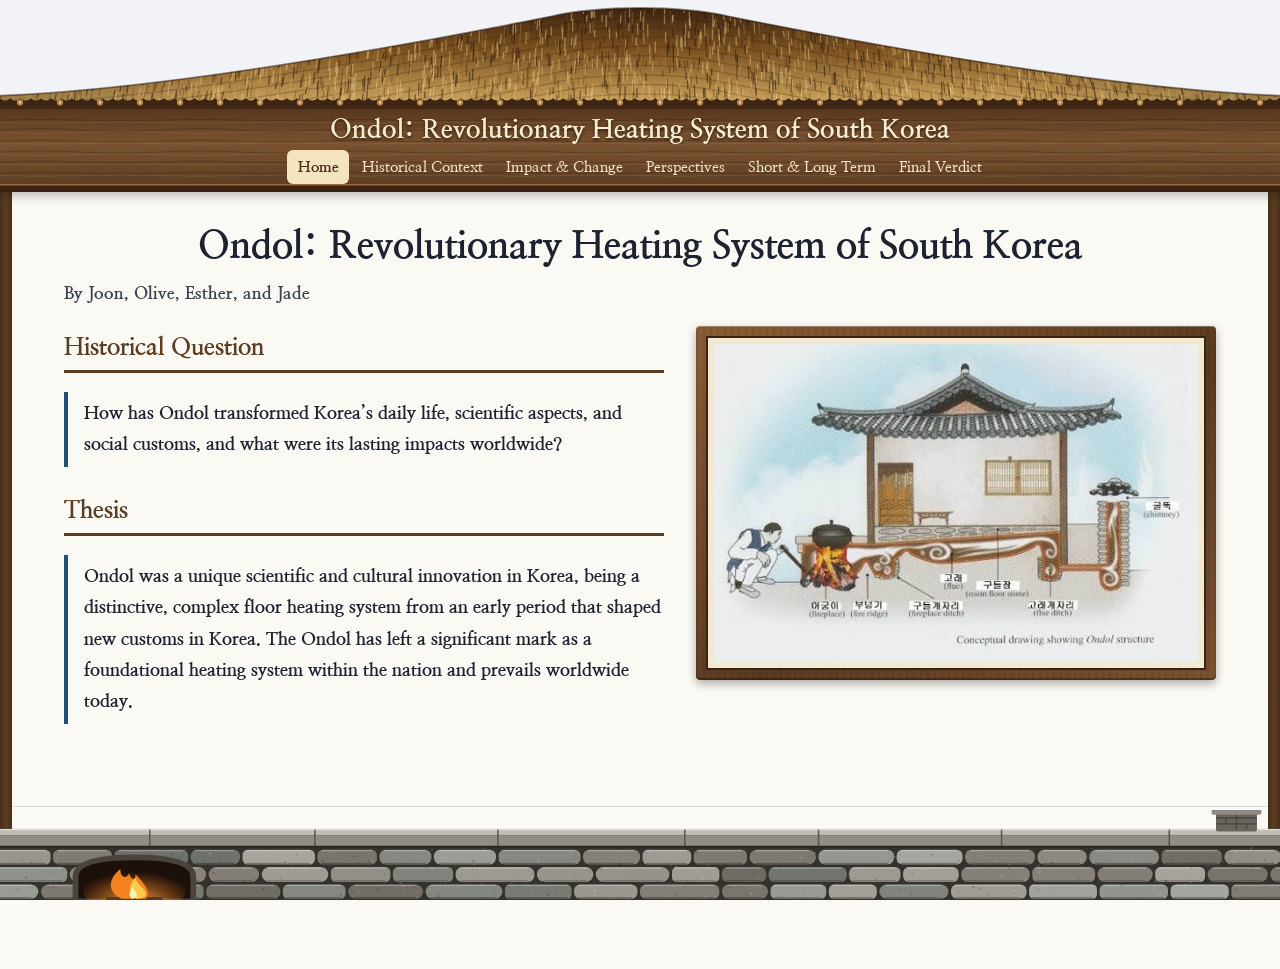
<file: index.html>
<!DOCTYPE html>
<html lang="en">
<head>
  <meta charset="UTF-8">
  <meta name="color-scheme" content="only light">
  <meta name="theme-color" content="#fbf9f3">
  <meta name="viewport" content="width=device-width, initial-scale=1.0">
  <title>Home | Ondol: Revolutionary Heating System of South Korea</title>
  <link rel="preconnect" href="https://fonts.googleapis.com">
  <link rel="preconnect" href="https://fonts.gstatic.com" crossorigin>
  <link href="https://fonts.googleapis.com/css2?family=Nanum+Myeongjo:wght@400;700;800&display=swap" rel="stylesheet">
  <link rel="stylesheet" href="style.css?v=9">
</head>
<body>
  <header class="site-header">
    <a class="site-title" href="index.html">Ondol: Revolutionary Heating System of South Korea</a>
    <button class="menu-btn" aria-label="Menu" aria-expanded="false">Menu</button>
    <nav id="nav">
      <a href="index.html" aria-current="page">Home</a>
      <a href="context.html">Historical Context</a>
      <a href="impact.html">Impact &amp; Change</a>
      <a href="perspectives.html">Perspectives</a>
      <a href="effects.html">Short &amp; Long Term</a>
      <a href="verdict.html">Final Verdict</a>
    </nav>
  </header>

  <main>
    <section class="hero">
      <h1>Ondol: Revolutionary Heating System of South Korea</h1>
      <p class="byline">By Joon, Olive, Esther, and Jade</p>
      <div class="hero-row">
        <div class="hero-text">
          <h2>Historical Question</h2>
          <p class="claim">How has Ondol transformed Korea’s daily life, scientific aspects, and social customs, and what were its lasting impacts worldwide?</p>
          <h2>Thesis</h2>
          <p class="claim">Ondol was a unique scientific and cultural innovation in Korea, being a distinctive, complex floor heating system from an early period that shaped new customs in Korea. The Ondol has left a significant mark as a foundational heating system within the nation and prevails worldwide today.</p>
        </div>
        <figure class="frame"><div class="frame-wood"><img src="[data-uri]" alt="Conceptual drawing of the Ondol structure: fireplace, fire ridge, flue, room floor stone, and chimney"></div></figure>
      </div>
    </section>

  </main>

  <footer>
    <p>Student name(s): Joon, Olive, Esther, and Jade &nbsp;|&nbsp; Class / Period: World History B-4 &nbsp;|&nbsp; Grade 9 World History</p>
  </footer>
  <script src="script.js"></script>
</body>
</html>
</file>
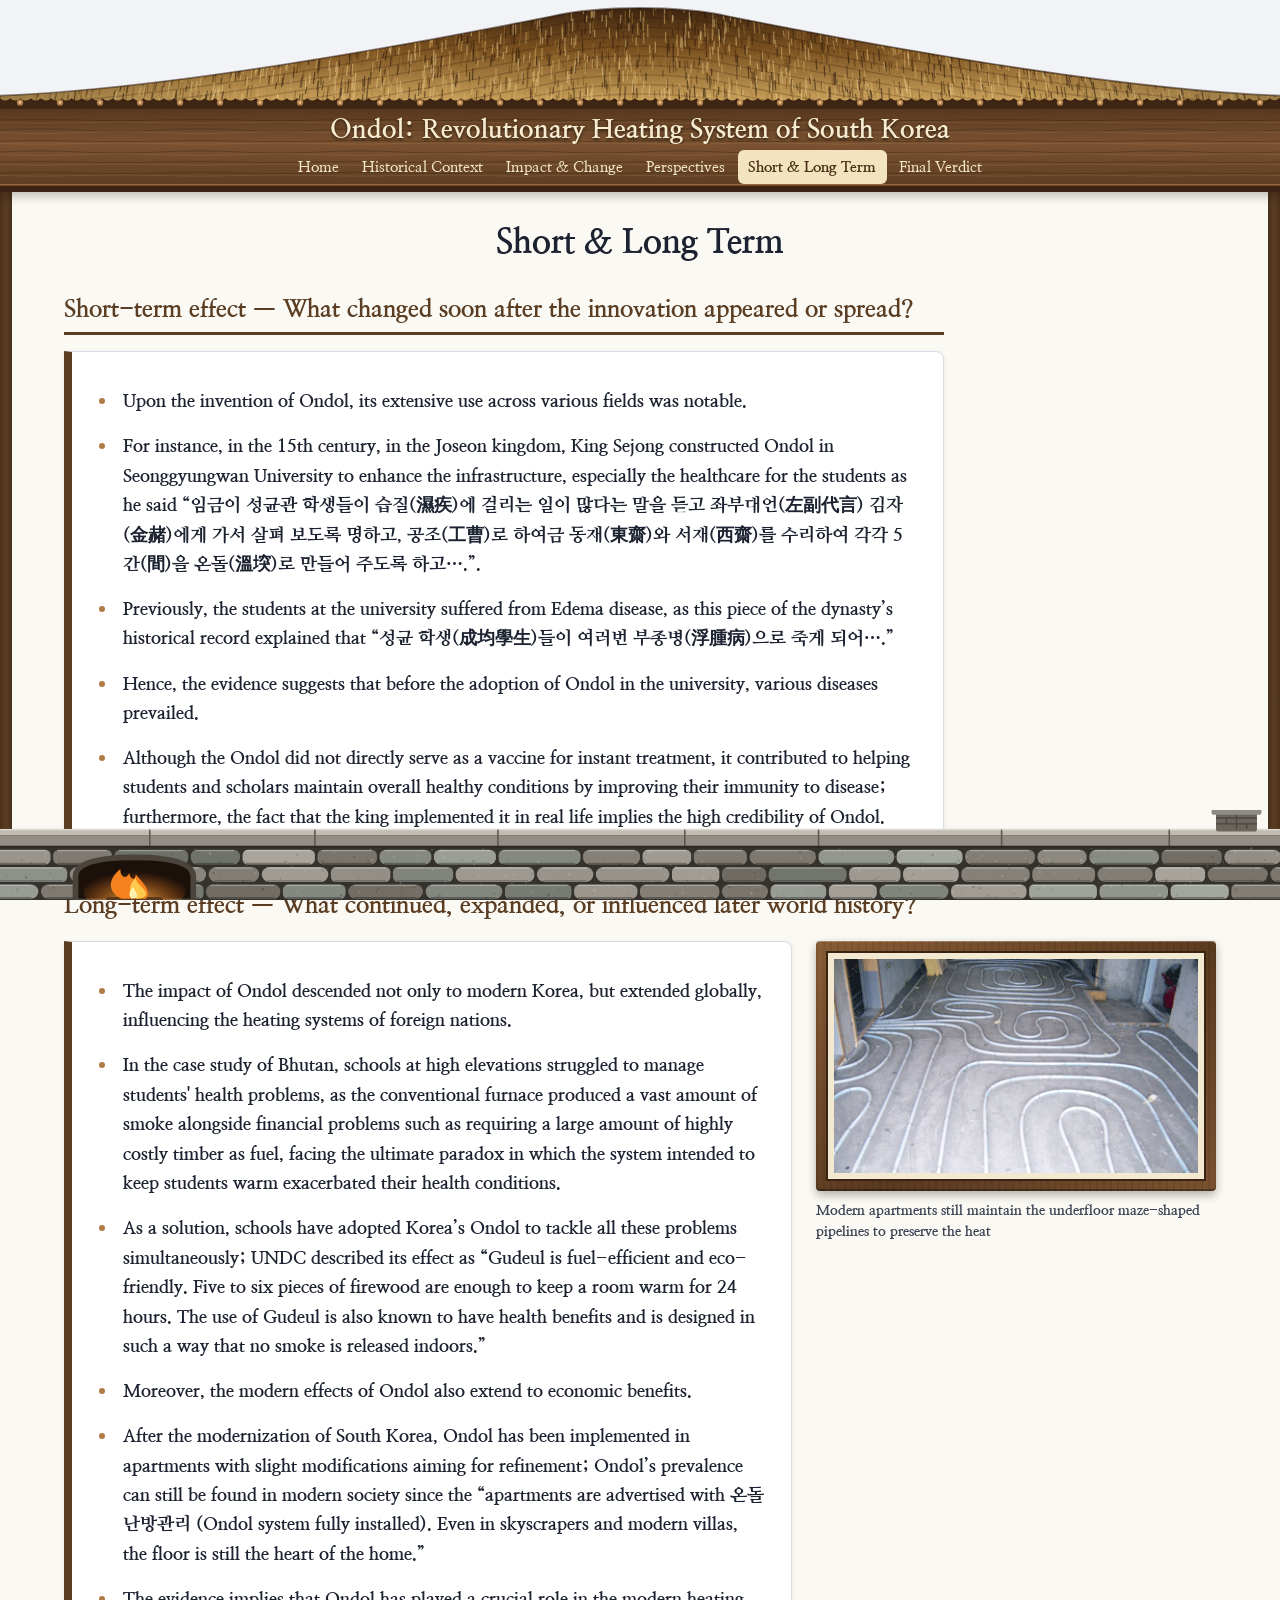
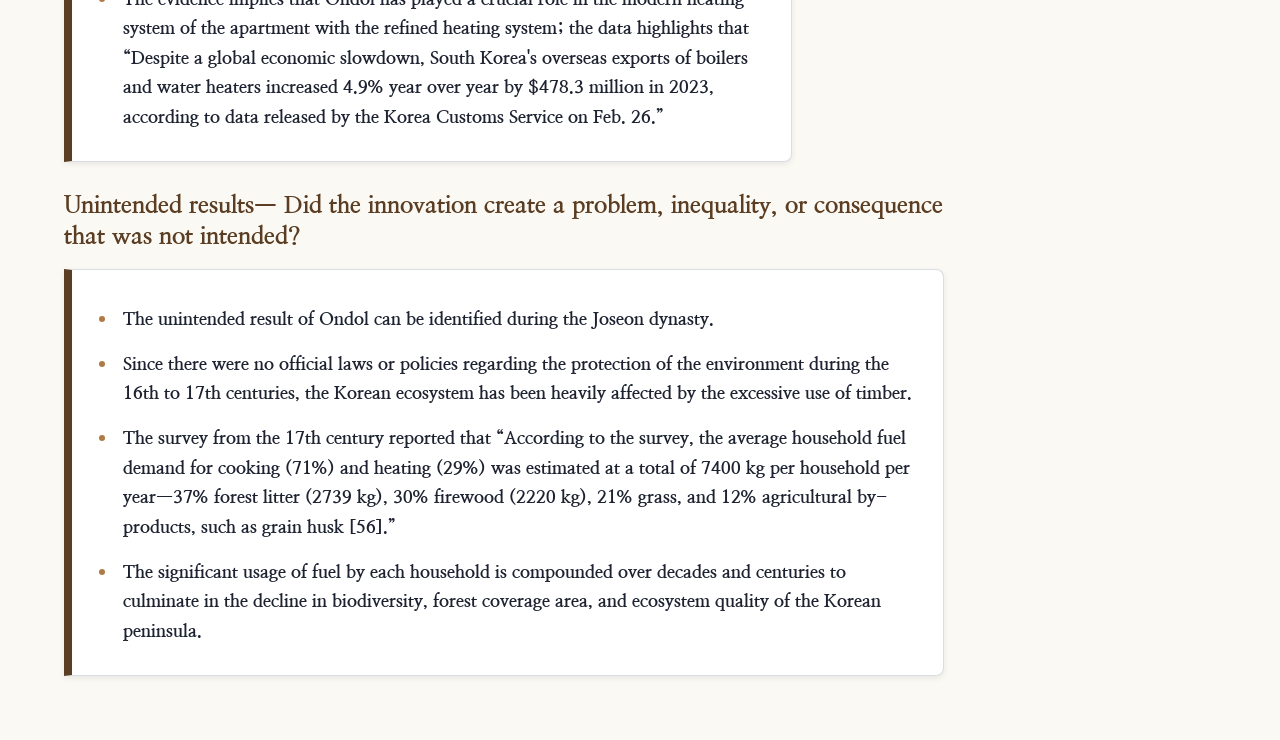
<file: effects.html>
<!DOCTYPE html>
<html lang="en">
<head>
  <meta charset="UTF-8">
  <meta name="color-scheme" content="only light">
  <meta name="theme-color" content="#fbf9f3">
  <meta name="viewport" content="width=device-width, initial-scale=1.0">
  <title>Short &amp; Long Term | Ondol: Revolutionary Heating System of South Korea</title>
  <link rel="preconnect" href="https://fonts.googleapis.com">
  <link rel="preconnect" href="https://fonts.gstatic.com" crossorigin>
  <link href="https://fonts.googleapis.com/css2?family=Nanum+Myeongjo:wght@400;700;800&display=swap" rel="stylesheet">
  <link rel="stylesheet" href="style.css?v=9">
</head>
<body>
  <header class="site-header">
    <a class="site-title" href="index.html">Ondol: Revolutionary Heating System of South Korea</a>
    <button class="menu-btn" aria-label="Menu" aria-expanded="false">Menu</button>
    <nav id="nav">
      <a href="index.html">Home</a>
      <a href="context.html">Historical Context</a>
      <a href="impact.html">Impact &amp; Change</a>
      <a href="perspectives.html">Perspectives</a>
      <a href="effects.html" aria-current="page">Short &amp; Long Term</a>
      <a href="verdict.html">Final Verdict</a>
    </nav>
  </header>

  <main>
    <h1>Short &amp; Long Term</h1>

    <section class="climate">
      <h2>Short-term effect — What changed soon after the innovation appeared or spread?</h2>
      <div class="climate-card">
        <ul class="points">
          <li>Upon the invention of Ondol, its extensive use across various fields was notable.</li>
          <li>For instance, in the 15th century, in the Joseon kingdom, King Sejong constructed Ondol in Seonggyungwan University to enhance the infrastructure, especially the healthcare for the students as he said “임금이 성균관 학생들이 습질(濕疾)에 걸리는 일이 많다는 말을 듣고 좌부대언(左副代言) 김자(金赭)에게 가서 살펴 보도록 명하고, 공조(工曹)로 하여금 동재(東齋)와 서재(西齋)를 수리하여 각각 5간(間)을 온돌(溫堗)로 만들어 주도록 하고….”.</li>
          <li>Previously, the students at the university suffered from Edema disease, as this piece of the dynasty’s historical record explained that “성균 학생(成均學生)들이 여러번 부종병(浮腫病)으로 죽게 되어….”</li>
          <li>Hence, the evidence suggests that before the adoption of Ondol in the university, various diseases prevailed.</li>
          <li>Although the Ondol did not directly serve as a vaccine for instant treatment, it contributed to helping students and scholars maintain overall healthy conditions by improving their immunity to disease; furthermore, the fact that the king implemented it in real life implies the high credibility of Ondol.</li>
        </ul>
      </div>

      <h3 class="subhead">Long-term effect — What continued, expanded, or influenced later world history?</h3>
      
      <!-- Multi-Column Layout Wrapper to place your image side-by-side with text -->
      <div class="cat-row cat-merged">
        <div class="climate-card cat-first">
          <ul class="points">
            <li>The impact of Ondol descended not only to modern Korea, but extended globally, influencing the heating systems of foreign nations.</li>
            <li>In the case study of Bhutan, schools at high elevations struggled to manage students' health problems, as the conventional furnace produced a vast amount of smoke alongside financial problems such as requiring a large amount of highly costly timber as fuel, facing the ultimate paradox in which the system intended to keep students warm exacerbated their health conditions.</li>
            <li>As a solution, schools have adopted Korea’s Ondol to tackle all these problems simultaneously; UNDC described its effect as “Gudeul is fuel-efficient and eco-friendly. Five to six pieces of firewood are enough to keep a room warm for 24 hours. The use of Gudeul is also known to have health benefits and is designed in such a way that no smoke is released indoors.”</li>
            <li>Moreover, the modern effects of Ondol also extend to economic benefits.</li>
            <li>After the modernization of South Korea, Ondol has been implemented in apartments with slight modifications aiming for refinement; Ondol’s prevalence can still be found in modern society since the “apartments are advertised with 온돌 난방관리 (Ondol system fully installed). Even in skyscrapers and modern villas, the floor is still the heart of the home.”</li>
            <li>The evidence implies that Ondol has played a crucial role in the modern heating system of the apartment with the refined heating system; the data highlights that “Despite a global economic slowdown, South Korea's overseas exports of boilers and water heaters increased 4.9% year over year by $478.3 million in 2023, according to data released by the Korea Customs Service on Feb. 26.”</li>
          </ul>
        </div>

        <!-- Right Side Panel: Wood-Framed Photo Container -->
        <div class="frame-stack">
          <figure class="frame">
            <div class="frame-wood">
              <img src="longterm_visual.png" alt="Modern global and economic effects of the Ondol heating system">
            </div>
            <figcaption>Modern apartments still maintain the underfloor maze-shaped pipelines to preserve the heat
    
            </figcaption>
          </figure>
        </div>
      </div>

      <h3 class="subhead">Unintended results— Did the innovation create a problem, inequality, or consequence that was not intended?</h3>
      <div class="climate-card">
        <ul class="points">
          <li>The unintended result of Ondol can be identified during the Joseon dynasty.</li>
          <li>Since there were no official laws or policies regarding the protection of the environment during the 16th to 17th centuries, the Korean ecosystem has been heavily affected by the excessive use of timber.</li>
          <li>The survey from the 17th century reported that “According to the survey, the average household fuel demand for cooking (71%) and heating (29%) was estimated at a total of 7400 kg per household per year—37% forest litter (2739 kg), 30% firewood (2220 kg), 21% grass, and 12% agricultural by-products, such as grain husk [56].”</li>
          <li>The significant usage of fuel by each household is compounded over decades and centuries to culminate in the decline in biodiversity, forest coverage area, and ecosystem quality of the Korean peninsula.</li>
        </ul>
      </div>
    </section>
  </main>
</body>
</html>
</file>
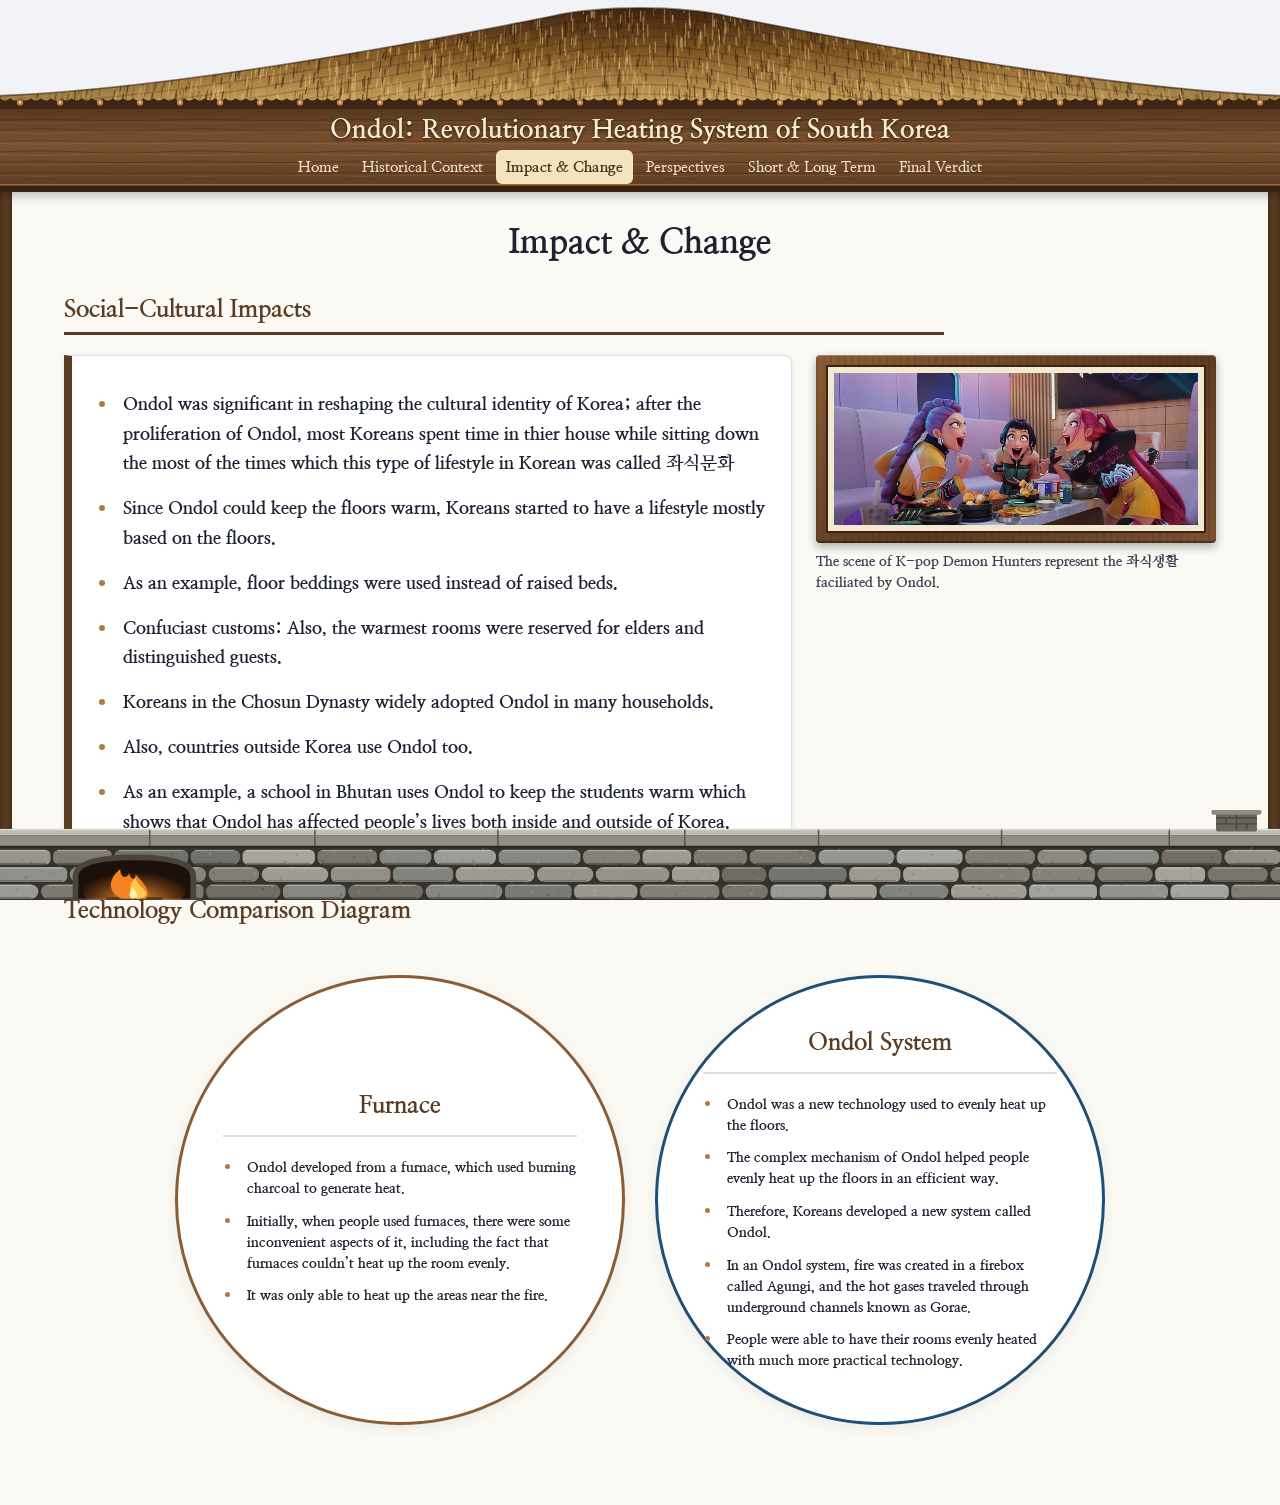
<file: impact.html>
<!DOCTYPE html>
<html lang="en">
<head>
  <meta charset="UTF-8">
  <meta name="color-scheme" content="only light">
  <meta name="theme-color" content="#fbf9f3">
  <meta name="viewport" content="width=device-width, initial-scale=1.0">
  <title>Impact &amp; Change | Ondol: Revolutionary Heating System of South Korea</title>
  <link rel="preconnect" href="https://fonts.googleapis.com">
  <link rel="preconnect" href="https://fonts.gstatic.com" crossorigin>
  <link href="https://fonts.googleapis.com/css2?family=Nanum+Myeongjo:wght@400;700;800&display=swap" rel="stylesheet">
  <link rel="stylesheet" href="style.css?v=9">
  <style>
    /* Global Font Settings matching previous pages */
    body {
      font-family: 'Nanum Myeongjo', serif;
    }

    /* Two-Circle Venn/Comparison Layout */
    .venn-two-container {
      display: flex;
      justify-content: center;
      align-items: center;
      gap: 30px;
      margin: 3rem auto;
      max-width: 960px;
      width: 100%;
    }
    .venn-circle-pane {
      background: var(--card);
      border: 3px solid #8a5d36;
      border-radius: 50%;
      width: 450px;
      height: 450px;
      display: flex;
      flex-direction: column;
      justify-content: center;
      padding: 45px;
      box-sizing: border-box;
      box-shadow: 0 4px 15px rgba(0,0,0,0.06);
    }
    .venn-circle-pane.ondol-pane {
      border-color: var(--accent);
    }
    .venn-circle-pane .subhead {
      margin-top: 0 !important;
      text-align: center;
      font-size: 1.5rem;
      border-bottom: 2px solid var(--line);
      padding-bottom: 0.5rem;
      width: 100%;
    }
    .venn-circle-pane .points {
      margin: 0;
      padding-left: 1.2rem;
      overflow-y: auto;
    }
    .venn-circle-pane .points li {
      font-size: 0.88rem;
      line-height: 1.5;
      margin: 0.4rem 0;
    }
    @media (max-width: 900px) {
      .venn-two-container {
        flex-direction: column;
        gap: 20px;
      }
      .venn-circle-pane {
        width: 100%;
        height: auto;
        border-radius: 8px;
        padding: 24px;
      }
    }
  </style>
</head>
<body>
  <header class="site-header">
    <a class="site-title" href="index.html">Ondol: Revolutionary Heating System of South Korea</a>
    <button class="menu-btn" aria-label="Menu" aria-expanded="false">Menu</button>
    <nav id="nav">
      <a href="index.html">Home</a>
      <a href="context.html">Historical Context</a>
      <a href="impact.html" aria-current="page">Impact &amp; Change</a>
      <a href="perspectives.html">Perspectives</a>
      <a href="effects.html">Short &amp; Long Term</a>
      <a href="verdict.html">Final Verdict</a>
    </nav>
  </header>

  <main>
    <h1>Impact &amp; Change</h1>

    <section class="climate">
      <h2>Social-Cultural Impacts</h2>
      
      <!-- Integrated Layout Wrapper to place your image side-by-side with text -->
      <div class="cat-row cat-merged">
        <div class="climate-card cat-first">
          <ul class="points">
            <li>Ondol was significant in reshaping the cultural identity of Korea; after the proliferation of Ondol, most Koreans spent time in thier house while sitting down the most of the times which this type of lifestyle in Korean was called <strong>좌식문화</strong></li>
            <li>Since Ondol could keep the floors warm, Koreans started to have a lifestyle mostly based on the floors.</li>
            <li>As an example, floor beddings were used instead of raised beds.</li>
            <li>Confuciast customs: Also, the warmest rooms were reserved for elders and distinguished guests.</li>
            <li>Koreans in the Chosun Dynasty widely adopted Ondol in many households.</li>
            <li>Also, countries outside Korea use Ondol too.</li>
            <li>As an example, a school in Bhutan uses Ondol to keep the students warm which shows that Ondol has affected people’s lives both inside and outside of Korea.</li>
          </ul>
        </div>
        
        <!-- Right Column Panel: Wooden Photo Frame Stack -->
        <div class="frame-stack">
          <figure class="frame">
            <div class="frame-wood">
              <img src="impact_visual.png" alt="Korean Social-Cultural Floor Living Customs">
            </div>
            <figcaption>The scene of K-pop Demon Hunters represent the 좌식생활 faciliated by Ondol.</figcaption>
          </figure>
        </div>
      </div>

      <h3 class="subhead">Technology Comparison Diagram</h3>
      
      <div class="venn-two-container">
        <!-- Left Side Circle: Furnace Content Matrix -->
        <div class="venn-circle-pane furnace-pane">
          <div class="subhead">Furnace</div>
          <ul class="points">
            <li>Ondol developed from a furnace, which used burning charcoal to generate heat.</li>
            <li>Initially, when people used furnaces, there were some inconvenient aspects of it, including the fact that furnaces couldn’t heat up the room evenly.</li>
            <li>It was only able to heat up the areas near the fire.</li>
          </ul>
        </div>

        <!-- Right Side Circle: Ondol Content Matrix -->
        <div class="venn-circle-pane ondol-pane">
          <div class="subhead">Ondol System</div>
          <ul class="points">
            <li>Ondol was a new technology used to evenly heat up the floors.</li>
            <li>The complex mechanism of Ondol helped people evenly heat up the floors in an efficient way.</li>
            <li>Therefore, Koreans developed a new system called Ondol.</li>
            <li>In an Ondol system, fire was created in a firebox called Agungi, and the hot gases traveled through underground channels known as Gorae.</li>
            <li>People were able to have their rooms evenly heated with much more practical technology.</li>
            <li>Because Ondol kept the floors warm, Koreans adopted a lifestyle centered on the floor.</li>
            <li>For example, floor bedding was used instead of raised beds.</li>
            <li>Also, the warmest rooms were reserved for elders and distinguished guests.</li>
            <li>These examples demonstrate how Ondol transformed people’s lifestyles.</li>
            <li>This shows a significant impact on Koreans’ daily lives.</li>
          </ul>
        </div>
      </div>
    </section>
  </main>
</body>
</html>
</file>
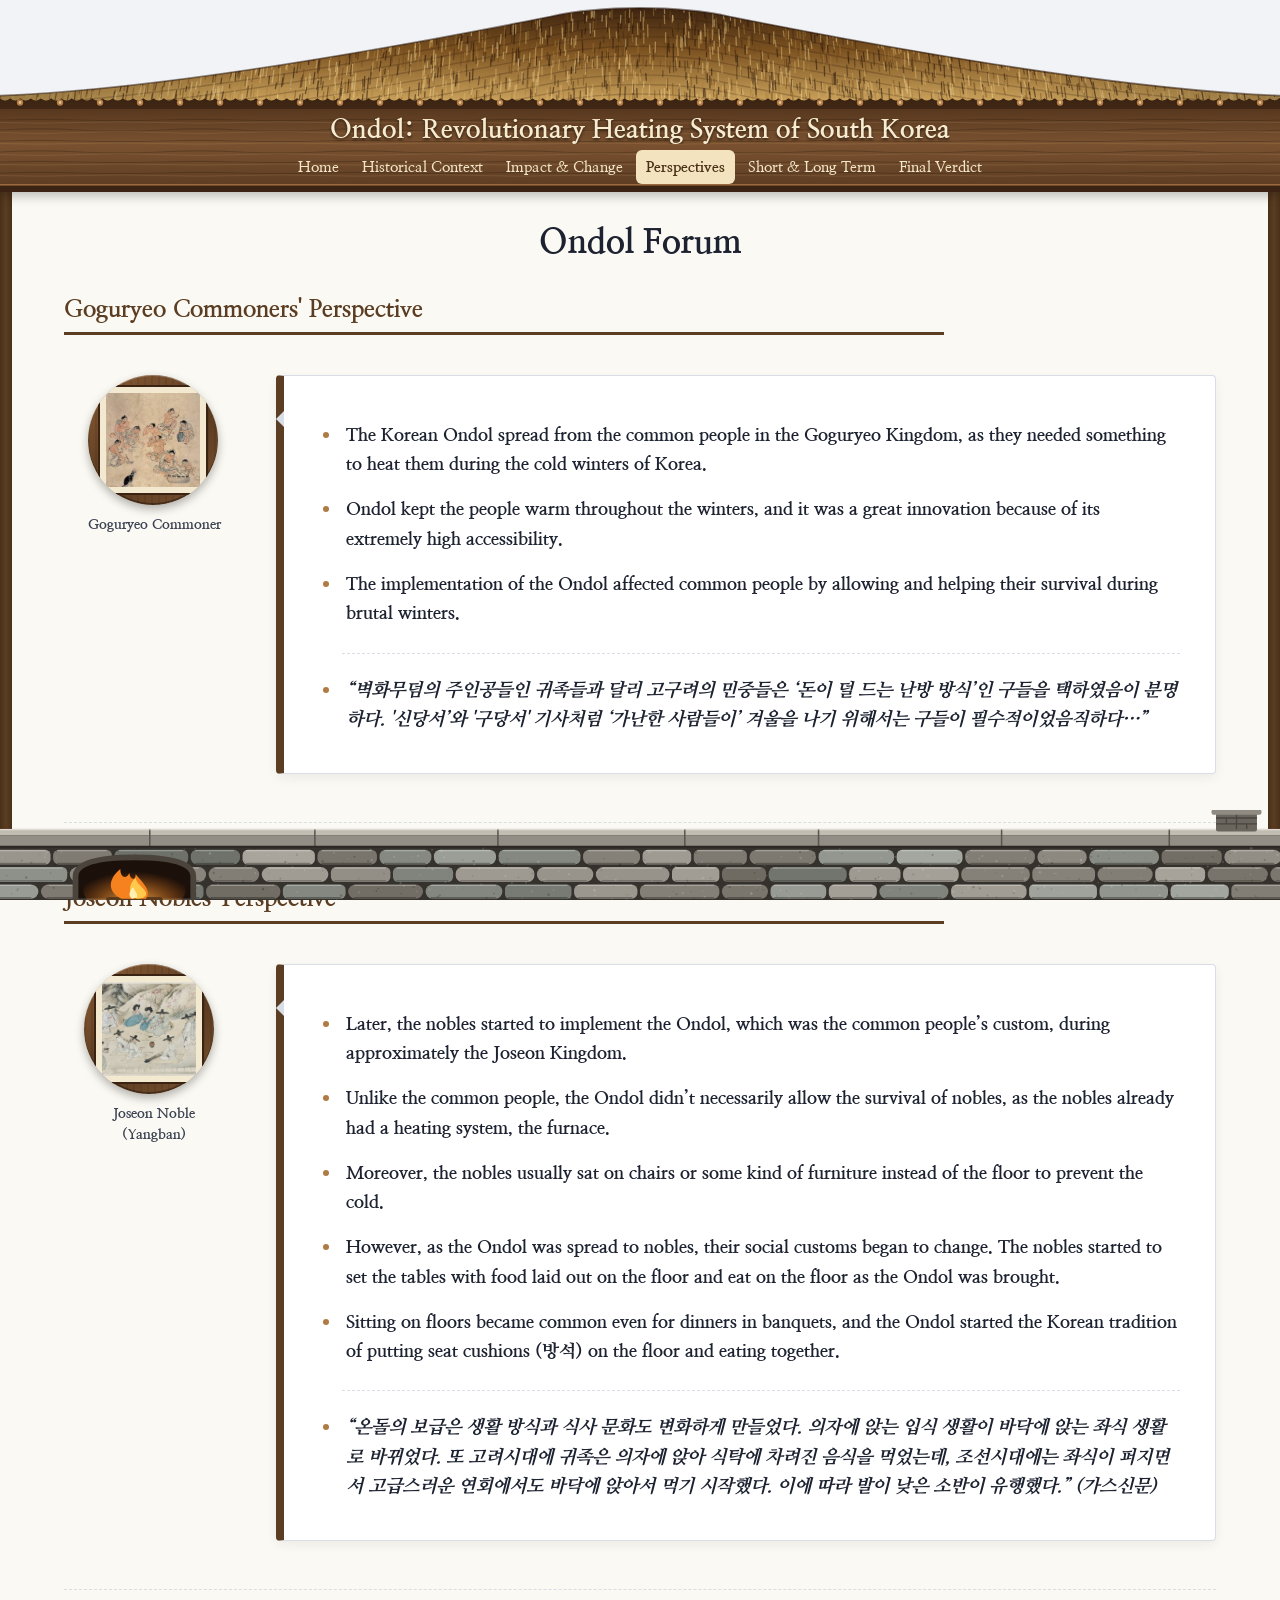
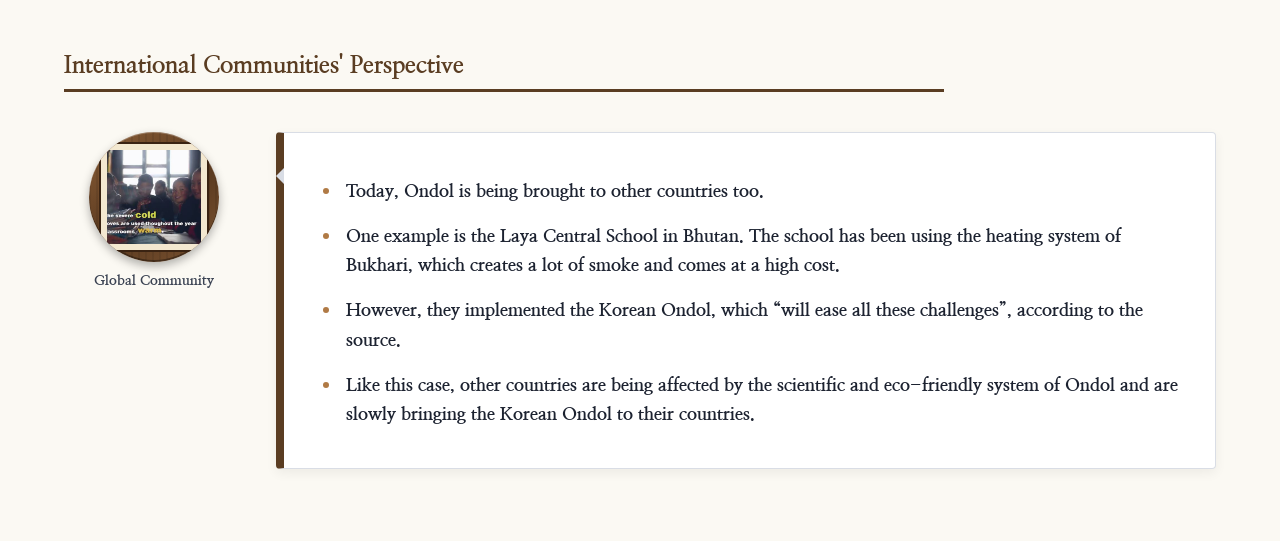
<file: perspectives.html>
<!DOCTYPE html>
<html lang="en">
<head>
  <meta charset="UTF-8">
  <meta name="color-scheme" content="only light">
  <meta name="theme-color" content="#fbf9f3">
  <meta name="viewport" content="width=device-width, initial-scale=1.0">
  <title>Perspectives | Ondol: Revolutionary Heating System of South Korea</title>
  <link rel="preconnect" href="https://fonts.googleapis.com">
  <link rel="preconnect" href="https://fonts.gstatic.com" crossorigin>
  <link href="https://fonts.googleapis.com/css2?family=Nanum+Myeongjo:wght@400;700;800&display=swap" rel="stylesheet">
  <link rel="stylesheet" href="style.css?v=9">
  <style>
    /* Force matching font uniform with context.html */
    body, h1, h2, h3, .avatar-title, .speech-bubble, .points {
      font-family: 'Nanum Myeongjo', serif;
    }

    /* Architectural Forum Row Layout */
    .forum-container {
      display: grid;
      grid-template-columns: 180px 1fr;
      gap: 2rem;
      align-items: start;
      margin: 2.5rem 0;
      max-width: 100%;
    }
    
    /* Character Frame Presentation Block */
    .avatar-block {
      display: flex;
      flex-direction: column;
      align-items: center;
      text-align: center;
    }
    .avatar-title {
      font-size: 0.95rem;
      font-weight: 800;
      color: var(--post);
      margin-top: 0.6rem;
    }

    /* Traditional Speech Bubble Connector Elements */
    .speech-bubble {
      position: relative;
      background: var(--card);
      border: 1px solid var(--line);
      border-left: 8px solid var(--post);
      border-radius: 4px;
      padding: 1.8rem 2.2rem;
      box-shadow: 0 4px 12px rgba(0,0,0,0.06);
    }
    .speech-bubble::before {
      content: "";
      position: absolute;
      left: -16px;
      top: 35px;
      border-width: 8px;
      border-style: solid;
      border-color: transparent var(--line) transparent transparent;
    }
    .speech-bubble::after {
      content: "";
      position: absolute;
      left: -8px;
      top: 35px;
      border-width: 8px;
      border-style: solid;
      border-color: transparent var(--card) transparent transparent;
    }
  </style>
</head>
<body>
  <header class="site-header">
    <a class="site-title" href="index.html">Ondol: Revolutionary Heating System of South Korea</a>
    <button class="menu-btn" aria-label="Menu" aria-expanded="false">Menu</button>
    <nav id="nav">
      <a href="index.html">Home</a>
      <a href="context.html">Historical Context</a>
      <a href="impact.html">Impact &amp; Change</a>
      <a href="perspectives.html" aria-current="page">Perspectives</a>
      <a href="effects.html">Short &amp; Long Term</a>
      <a href="verdict.html">Final Verdict</a>
    </nav>
  </header>

  <main>
    <h1>Ondol Forum</h1>

    <section class="climate">
      <h2>Goguryeo Commoners' Perspective</h2>
      
      <div class="forum-container">
        <!-- Left Column: Character Profile Presentation -->
        <div class="avatar-block">
          <figure class="frame" style="margin: 0; max-width: 140px;">
            <div class="frame-wood" style="width: 130px; height: 130px; overflow: hidden; border-radius: 50%;">
              <img src="painting.png" alt="Joseon Genre Painting" style="width: 100%; height: 100%; object-fit: cover; object-position: 50% 30%;">
            </div>
            <figcaption class="avatar-title">Goguryeo Commoner</figcaption>
          </figure>
        </div>

        <!-- Right Column: Research Text Speech Box -->
        <div class="speech-bubble">
          <ul class="points">
            <li>The Korean Ondol spread from the common people in the Goguryeo Kingdom, as they needed something to heat them during the cold winters of Korea.</li>
            <li>Ondol kept the people warm throughout the winters, and it was a great innovation because of its extremely high accessibility.</li>
            <li>The implementation of the Ondol affected common people by allowing and helping their survival during brutal winters.</li>
            <li class="quote" style="margin-top: 1.5rem; padding-top: 1rem; border-top: 1px dashed var(--line);">“벽화무덤의 주인공들인 귀족들과 달리 고구려의 민중들은 ‘돈이 덜 드는 난방 방식’인 구들을 택하였음이 분명하다. '신당서’와 '구당서' 기사처럼 ‘가난한 사람들이’ 겨울을 나기 위해서는 구들이 필수적이었음직하다…”</li>
          </ul>
        </div>
      </div>
    </section>

    <section class="climate" style="margin-top: 3rem; padding-top: 2rem; border-top: 1px dashed var(--line);">
      <h2>Joseon Nobles' Perspective</h2>
      
      <div class="forum-container">
        <!-- Left Column: Character Profile Presentation -->
        <div class="avatar-block">
          <figure class="frame" style="margin: 0; max-width: 140px;">
            <div class="frame-wood" style="width: 130px; height: 130px; overflow: hidden; border-radius: 50%;">
              <img src="painting2.png" alt="Joseon Nobles Painting" style="width: 100%; height: 100%; object-fit: cover; object-position: 63% 30%;">
            </div>
            <figcaption class="avatar-title">Joseon Noble (Yangban)</figcaption>
          </figure>
        </div>

        <!-- Right Column: Research Text Speech Box -->
        <div class="speech-bubble">
          <ul class="points">
            <li>Later, the nobles started to implement the Ondol, which was the common people’s custom, during approximately the Joseon Kingdom.</li>
            <li>Unlike the common people, the Ondol didn’t necessarily allow the survival of nobles, as the nobles already had a heating system, the furnace.</li>
            <li>Moreover, the nobles usually sat on chairs or some kind of furniture instead of the floor to prevent the cold.</li>
            <li>However, as the Ondol was spread to nobles, their social customs began to change. The nobles started to set the tables with food laid out on the floor and eat on the floor as the Ondol was brought.</li>
            <li>Sitting on floors became common even for dinners in banquets, and the Ondol started the Korean tradition of putting seat cushions (방석) on the floor and eating together.</li>
            <li class="quote" style="margin-top: 1.5rem; padding-top: 1rem; border-top: 1px dashed var(--line);">“온돌의 보급은 생활 방식과 식사 문화도 변화하게 만들었다. 의자에 앉는 입식 생활이 바닥에 앉는 좌식 생활로 바뀌었다. 또 고려시대에 귀족은 의자에 앉아 식탁에 차려진 음식을 먹었는데, 조선시대에는 좌식이 퍼지면서 고급스러운 연회에서도 바닥에 앉아서 먹기 시작했다. 이에 따라 발이 낮은 소반이 유행했다.” (가스신문)</li>
          </ul>
        </div>
      </div>
    </section>

    <section class="climate" style="margin-top: 3rem; padding-top: 2rem; border-top: 1px dashed var(--line);">
      <h2>International Communities' Perspective</h2>
      
      <div class="forum-container">
        <!-- Left Column: Character Profile Presentation with Bhutan Image Path -->
        <div class="avatar-block">
          <figure class="frame" style="margin: 0; max-width: 140px;">
            <div class="frame-wood" style="width: 130px; height: 130px; overflow: hidden; border-radius: 50%;">
              <img src="painting3.png" alt="International Community" style="width: 100%; height: 100%; object-fit: cover;">
            </div>
            <figcaption class="avatar-title">Global Community</figcaption>
          </figure>
        </div>

        <!-- Right Column: Research Text Speech Box -->
        <div class="speech-bubble">
          <ul class="points">
            <li>Today, Ondol is being brought to other countries too.</li>
            <li>One example is the Laya Central School in Bhutan. The school has been using the heating system of Bukhari, which creates a lot of smoke and comes at a high cost.</li>
            <li>However, they implemented the Korean Ondol, which “will ease all these challenges”, according to the source.</li>
            <li>Like this case, other countries are being affected by the scientific and eco-friendly system of Ondol and are slowly bringing the Korean Ondol to their countries.</li>
          </ul>
        </div>
      </div>
    </section>
  </main>
</body>
</html>
</file>
<file: style.css>
:root{
  color-scheme:only light;
  --bg:#f1f3f6; --paper:#fbf9f3; --ink:#1c2230; --muted:#3a4252; --line:#d9dde5;
  --accent:#1f4e79; --accent-ink:#ffffff; --note:#fff4d6; --note-line:#c99a1c; --card:#ffffff;
  --post:#5a3d22;
  /* size of the roof/floor frame: shrinks on small or short screens */
  --roofH:clamp(56px,8vw,16vh);
  --floorH:clamp(78px,7vw,16vh);
  --slabH:calc(var(--floorH) * .786);   /* visible height of the stone floor */
  --headerH:96px;
}
*{box-sizing:border-box}
html{scroll-padding-top:calc(var(--roofH) + var(--headerH) + 12px)}
body{margin:0;min-height:100vh;display:flex;flex-direction:column;background:var(--paper);color:var(--ink);font:800 17px/1.7 "Nanum Myeongjo",Georgia,"Times New Roman",serif}

/* ===== FIXED BACKGROUND FRAME (does not scroll) ===== */
body::before{ /* thatched roof + eave to both edges */
  content:"";position:fixed;top:0;left:0;right:0;height:var(--roofH);
  background:url(roof.svg?v=3) center top / 100% 100% no-repeat, linear-gradient(var(--bg),var(--bg)) top / 100% 96% no-repeat;
  z-index:30;pointer-events:none;
}
body::after{ /* stone floor to both edges, ondol parts in the middle */
  content:"";position:fixed;bottom:0;left:0;right:0;height:var(--floorH);
  background:url(floor.svg?v=3) center bottom / 100% 100% no-repeat;
  z-index:30;pointer-events:none;
}
html::before,html::after{ /* wooden posts at the outer edges, from the header down to the stone floor */
  content:"";position:fixed;top:calc(var(--roofH) + var(--headerH) - 6px);bottom:var(--slabH);
  width:12px;background:linear-gradient(90deg,#4a3019,var(--post) 50%,#4a3019);
  z-index:15;pointer-events:none;
}
html::before{left:0}
html::after{right:0}

/* ===== HEADER (fixed under the roof) ===== */
h1,h2,h3,.site-title{font-family:"Nanum Myeongjo",Georgia,"Times New Roman",serif;font-weight:800;line-height:1.3}
.site-header{position:fixed;top:calc(var(--roofH) - 6px);left:0;right:0;height:var(--headerH);z-index:20;
  display:flex;flex-direction:column;align-items:center;justify-content:center;gap:6px;
  background:url(header.svg?v=4) repeat-x left top / auto 100%, #5a3a20;box-shadow:0 4px 10px rgba(0,0,0,.25);padding:18px 1rem 8px}
.site-title{font-weight:800;font-size:1.6rem;color:#f8ecd0;text-shadow:0 2px 3px rgba(0,0,0,.55);text-decoration:none;white-space:nowrap;overflow:hidden;text-overflow:ellipsis;max-width:100%}
nav#nav{display:flex;flex-wrap:wrap;justify-content:center;gap:.15rem}
nav#nav a{padding:.3rem .65rem;border-radius:6px;text-decoration:none;color:#f4e6c8;font-size:.92rem;font-weight:700}
nav#nav a:hover{background:rgba(255,255,255,.16)}
nav#nav a[aria-current="page"]{background:#f3e4bf;color:#4a2f17;font-weight:800}
.menu-btn{display:none;padding:.3rem .8rem;border:1px solid rgba(255,255,255,.4);background:rgba(255,255,255,.12);color:#f8ecd0;border-radius:6px;font:inherit;font-size:.9rem}

/* ===== SCROLLING CONTENT (a paper-colored panel between the posts) ===== */
main{flex:1;width:100%;margin:0;padding:calc(var(--roofH) + var(--headerH) + 1.5rem) clamp(1.5rem,5vw,4rem) 2rem}
/* content sits on the left; page headings stay centered */
main h1{text-align:center}
main section > :not(h1),main > .jump{max-width:880px}
footer{width:100%;margin:0;border-top:1px solid var(--line);padding:1.2rem clamp(1.5rem,5vw,4rem) calc(var(--slabH) + 1.2rem);text-align:left;color:var(--muted);font-size:.9rem}
h1{font-size:2.1rem;margin:0 0 1rem}
h2,h3{font-size:1.5rem;margin:1.8rem 0 .6rem;color:var(--post)}
a{color:var(--accent)}
section{margin-bottom:2rem}
.hero h1{font-size:2.4rem}
.byline{color:var(--muted);margin-top:-.5rem}
.claim{font-size:1.15rem;border-left:4px solid var(--accent);padding:.4rem 0 .4rem 1rem}
.todo{background:var(--note);border-left:4px solid var(--note-line);padding:.7rem 1rem;border-radius:0 6px 6px 0}
.visual{margin:1.5rem 0}
.placeholder{display:grid;place-items:center;min-height:220px;border:2px dashed var(--line);border-radius:8px;color:var(--muted);background:var(--card)}
figcaption,.credit{font-size:.88rem;color:var(--muted)}
.table-wrap{overflow-x:auto;margin:1rem 0}
table{width:100%;border-collapse:collapse;background:var(--card)}
th,td{border:1px solid var(--line);padding:.6rem .8rem;text-align:left;vertical-align:top;min-width:120px}
th{background:var(--bg);font-weight:800}
blockquote{margin:1.5rem 0;padding:.5rem 1.2rem;border-left:4px solid var(--accent);font-size:1.1rem}
cite{display:block;font-size:.85rem;font-style:normal;color:var(--muted);margin-top:.3rem}
.timeline{padding-left:1.2rem}
.timeline li{margin:.4rem 0}
.jump{display:flex;gap:1rem;margin-bottom:1rem}
a:focus-visible,button:focus-visible{outline:3px solid var(--accent);outline-offset:2px}

@media (max-width:1200px){
  :root{--headerH:58px}
  .site-header{padding:13px 1rem 5px}
  .site-header{flex-direction:row;justify-content:space-between;gap:.5rem}
  .site-title{flex:1;min-width:0;font-size:1.1rem}
  .menu-btn{display:block}
  nav#nav{display:none;position:absolute;top:100%;max-height:calc(100vh - var(--roofH) - var(--headerH));overflow-y:auto;left:0;right:0;flex-direction:column;background:#5a3a20;border-bottom:3px solid #3a2312;padding:.4rem 1rem}
  nav#nav.open{display:flex}
  h1{font-size:1.7rem}.hero h1{font-size:1.9rem}
}

/* ===== ORGANIZED CONTENT BLOCKS ===== */
main section > h2{padding-bottom:.4rem;border-bottom:3px solid var(--post)}
.lead{font-size:1.25rem;line-height:1.6;margin:1rem 0 1.4rem}
.stat-grid{display:grid;grid-template-columns:1fr 1fr;gap:1rem;margin-bottom:1.2rem}
.stat{display:flex;flex-direction:column;gap:.35rem;padding:1.1rem 1.2rem;background:var(--card);border:1px solid var(--line);border-top:6px solid var(--accent);border-radius:8px;box-shadow:0 2px 6px rgba(0,0,0,.08)}
.stat.winter{border-top-color:#2f6fa3}
.stat.summer{border-top-color:#d9822b}
.stat-label{font-size:1rem;color:var(--muted)}
.stat-value{font-size:2.1rem;line-height:1.15;font-family:"Nanum Myeongjo",Georgia,serif;font-weight:800}
.stat.winter .stat-value{color:#1f5a8c}
.stat.summer .stat-value{color:#b4631a}
.scale{margin:1.4rem 0}
.scale-bar{position:relative;height:18px;border-radius:9px;background:#e4e0d6;border:1px solid var(--line)}
.range{position:absolute;top:-1px;bottom:-1px;border-radius:9px}
.range.winter{background:#2f6fa3}
.range.summer{background:#d9822b}
.scale-ticks{display:flex;justify-content:space-between;font-size:.8rem;color:var(--muted);margin-top:.3rem}
.callout{margin:1.4rem 0;padding:1.1rem 1.3rem;font-size:1.2rem;line-height:1.55;background:#f3e8d0;border-left:8px solid var(--post);border-radius:0 8px 8px 0}
@media (max-width:640px){.stat-grid{grid-template-columns:1fr}.stat-value{font-size:1.8rem}}

/* ===== BULLET POINTS INSIDE A CARD ===== */
.climate-card{background:var(--card);border:1px solid var(--line);border-left:8px solid var(--post);border-radius:0 8px 8px 0;padding:1.2rem 1.5rem;margin:1rem 0;box-shadow:0 2px 6px rgba(0,0,0,.08)}
.climate-card .lead{margin:0 0 .9rem;padding-bottom:.9rem;border-bottom:1px solid var(--line)}
.points{margin:0;padding-left:1.4rem;font-size:1.15rem;line-height:1.6}
.points li{margin:.6rem 0;padding-left:.3rem}
.points li::marker{font-size:1.3em}
.points .winter strong,.points strong{white-space:nowrap}
.points li.winter strong{color:#1f5a8c}
.points li.summer strong{color:#b4631a}

/* ===== 17th century block ===== */
.subhead{margin:1.8rem 0 .6rem;font-size:1.5rem;color:var(--post)}
.points li.quote{font-style:italic}
.points ul{margin:.5rem 0 .2rem;padding-left:1.3rem;font-size:1.02rem;list-style:circle}
.points ul li{margin:.3rem 0}
.points ul li::marker{font-size:1em}

/* every bullet point on the site: one light brown */
li::marker{color:#b07a45 !important}

/* ===== WOODEN PICTURE FRAMES ===== */
.frame{margin:1rem 0 .6rem;max-width:560px}
.frame-wood{padding:12px;border-radius:4px;
  background:repeating-linear-gradient(90deg,rgba(0,0,0,.08) 0 2px,transparent 2px 7px),linear-gradient(145deg,#8a5d36,#5a3a20 55%,#7a5230);
  box-shadow:0 4px 10px rgba(0,0,0,.3),inset 0 1px 0 rgba(255,255,255,.25),inset 0 -2px 0 rgba(0,0,0,.35)}
.frame-wood img{display:block;width:100%;height:auto;border:6px solid #f3e8d0;outline:2px solid #3a2312;background:#fff}
.frame figcaption{margin-top:.6rem;font-size:.9rem;line-height:1.45;color:var(--muted)}

/* ===== IMAGE FRAME BESIDE ITS CONTENT BOX ===== */
.cat-row{display:grid;grid-template-columns:minmax(0,1fr) 400px;gap:1.5rem;align-items:center;max-width:1240px;margin:1.2rem 0}
.cat-row .climate-card{margin:0}
.cat-row .frame{margin:0;max-width:none}
@media (max-width:1000px){.cat-row{grid-template-columns:1fr}.cat-row .frame{max-width:420px}}

/* ===== HOME: text beside framed picture ===== */
.hero-row{display:grid;grid-template-columns:minmax(0,1fr) 520px;gap:2rem;align-items:start;max-width:1240px}
.hero-row .frame{margin:0;max-width:none}
.hero-text > h2{padding-bottom:.4rem;border-bottom:3px solid var(--post)}
.hero-text > h2:first-child{margin-top:.4rem}
@media (max-width:1000px){.hero-row{grid-template-columns:1fr}.hero-row .frame{max-width:520px}}

/* ===== MERGED 17th CENTURY BLOCK: one card, pictures stacked beside it ===== */
.cat-merged{align-items:stretch}
.frame-stack{display:flex;flex-direction:column;gap:1rem}
.frame-stack .frame{margin:0;max-width:none}

/* 17th century card stretches to the bottom of the last picture; later boxes sit below it */
.cat-below{display:flex;flex-direction:column;min-width:0}
.cat-below .subhead:first-child{margin-top:.3rem}
.cat-below .subhead{margin-top:1.5rem}
@media (min-width:1001px){
  .cat-merged .cat-first{grid-column:1;grid-row:1}
  .cat-merged .frame-stack{grid-column:2;grid-row:1}
  .cat-merged .cat-below{grid-column:1;grid-row:2}
}
</file>
